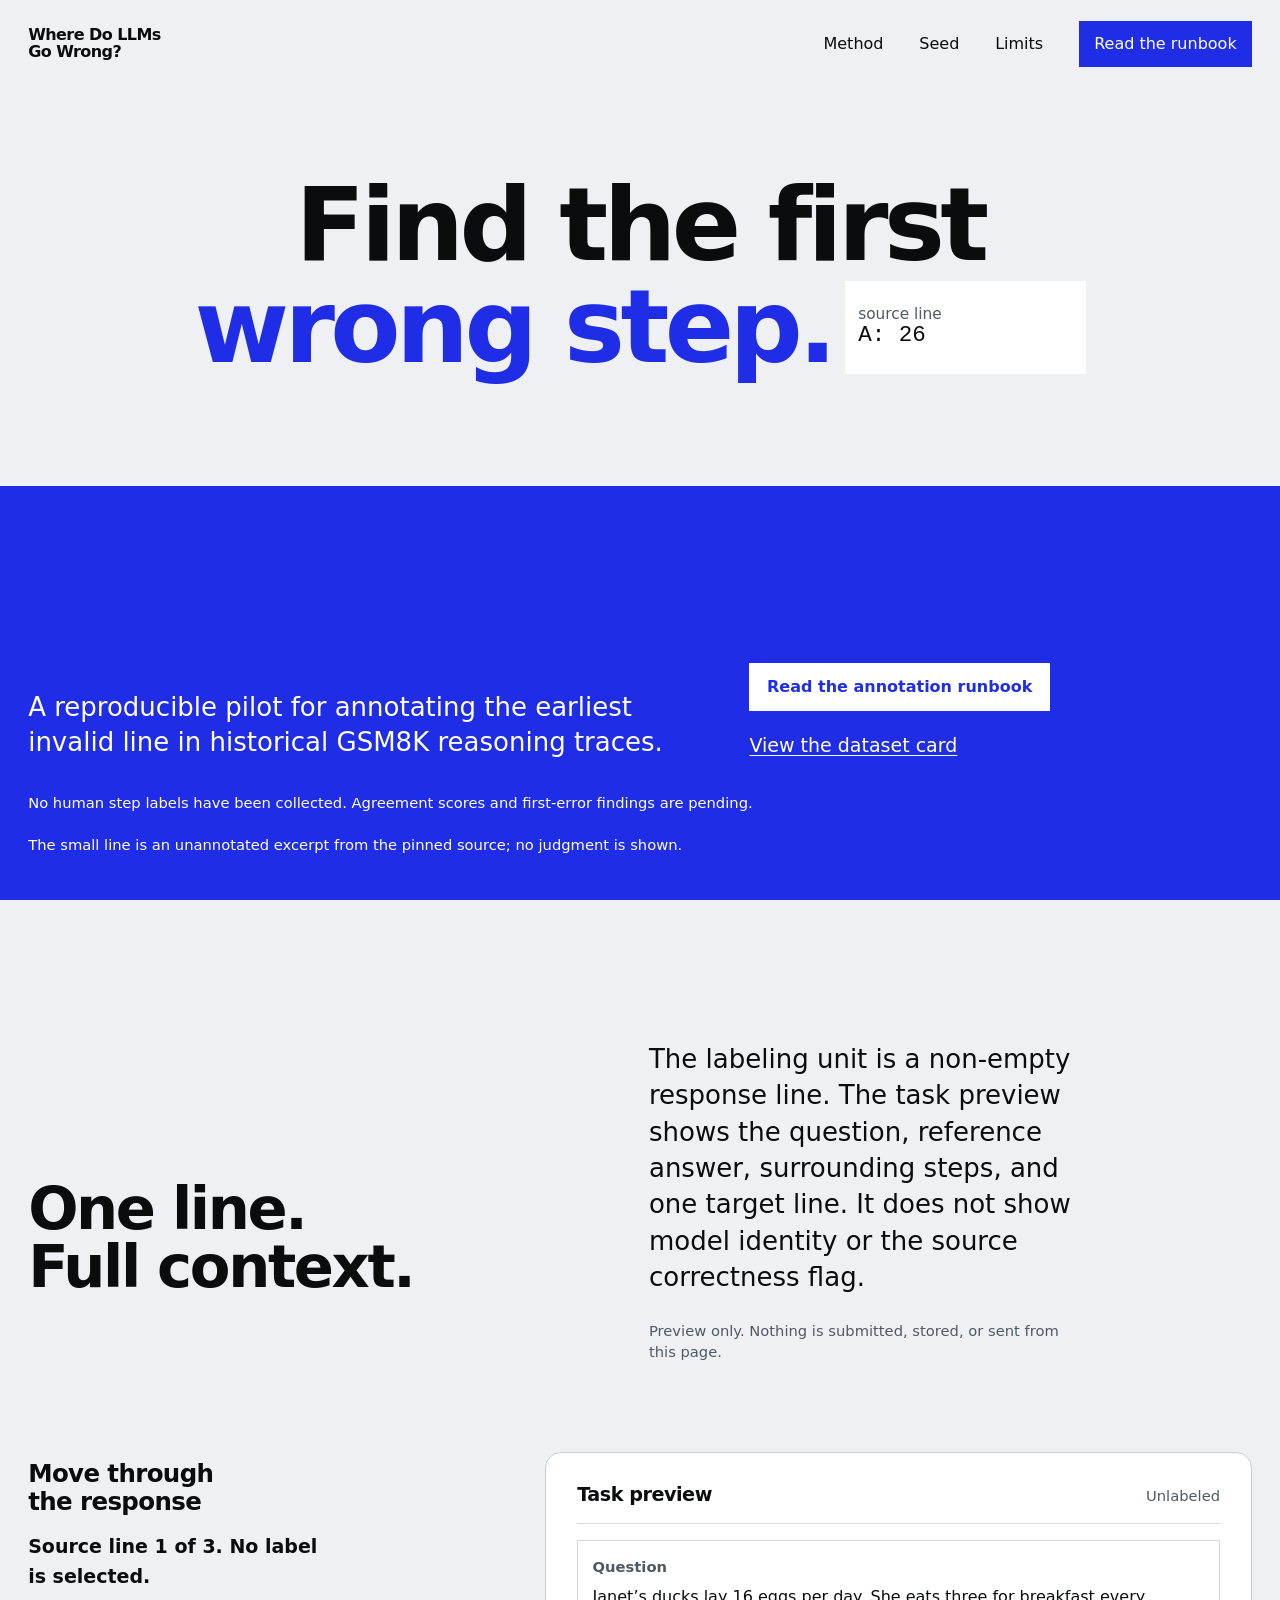
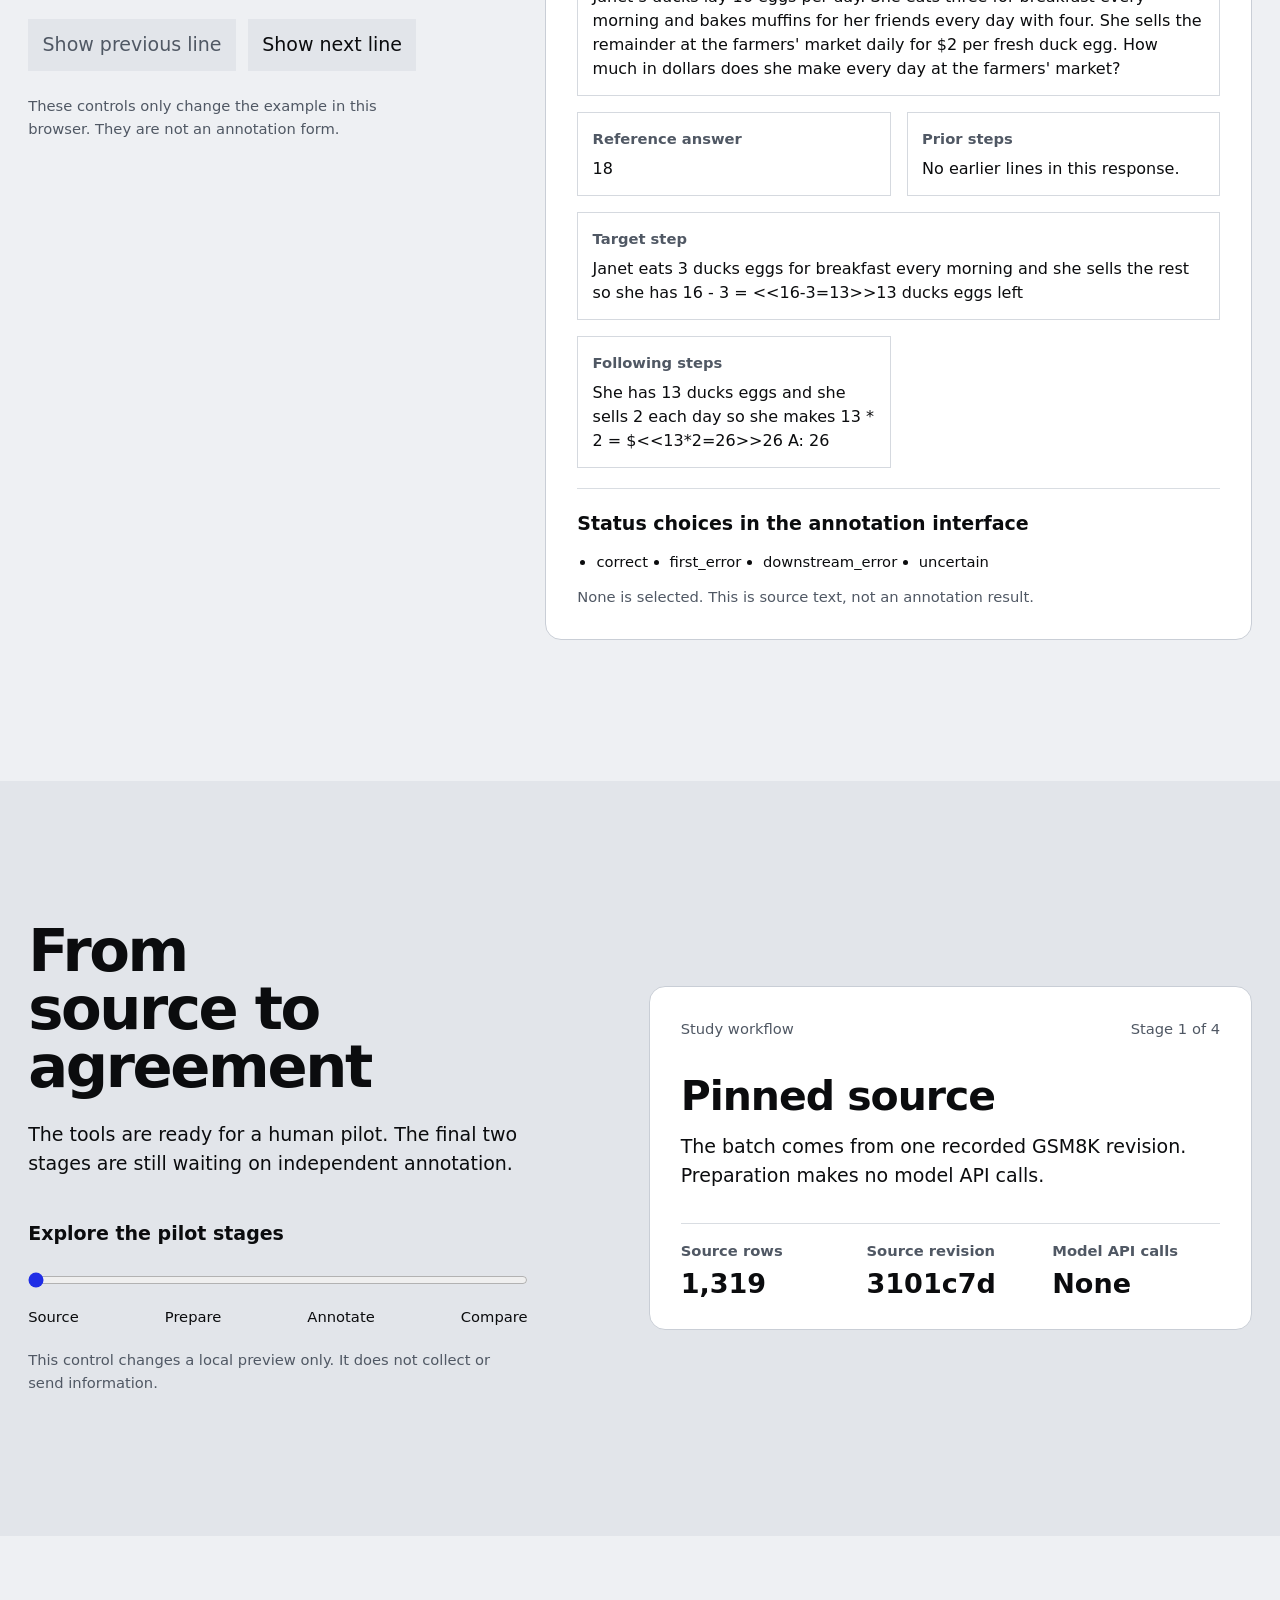
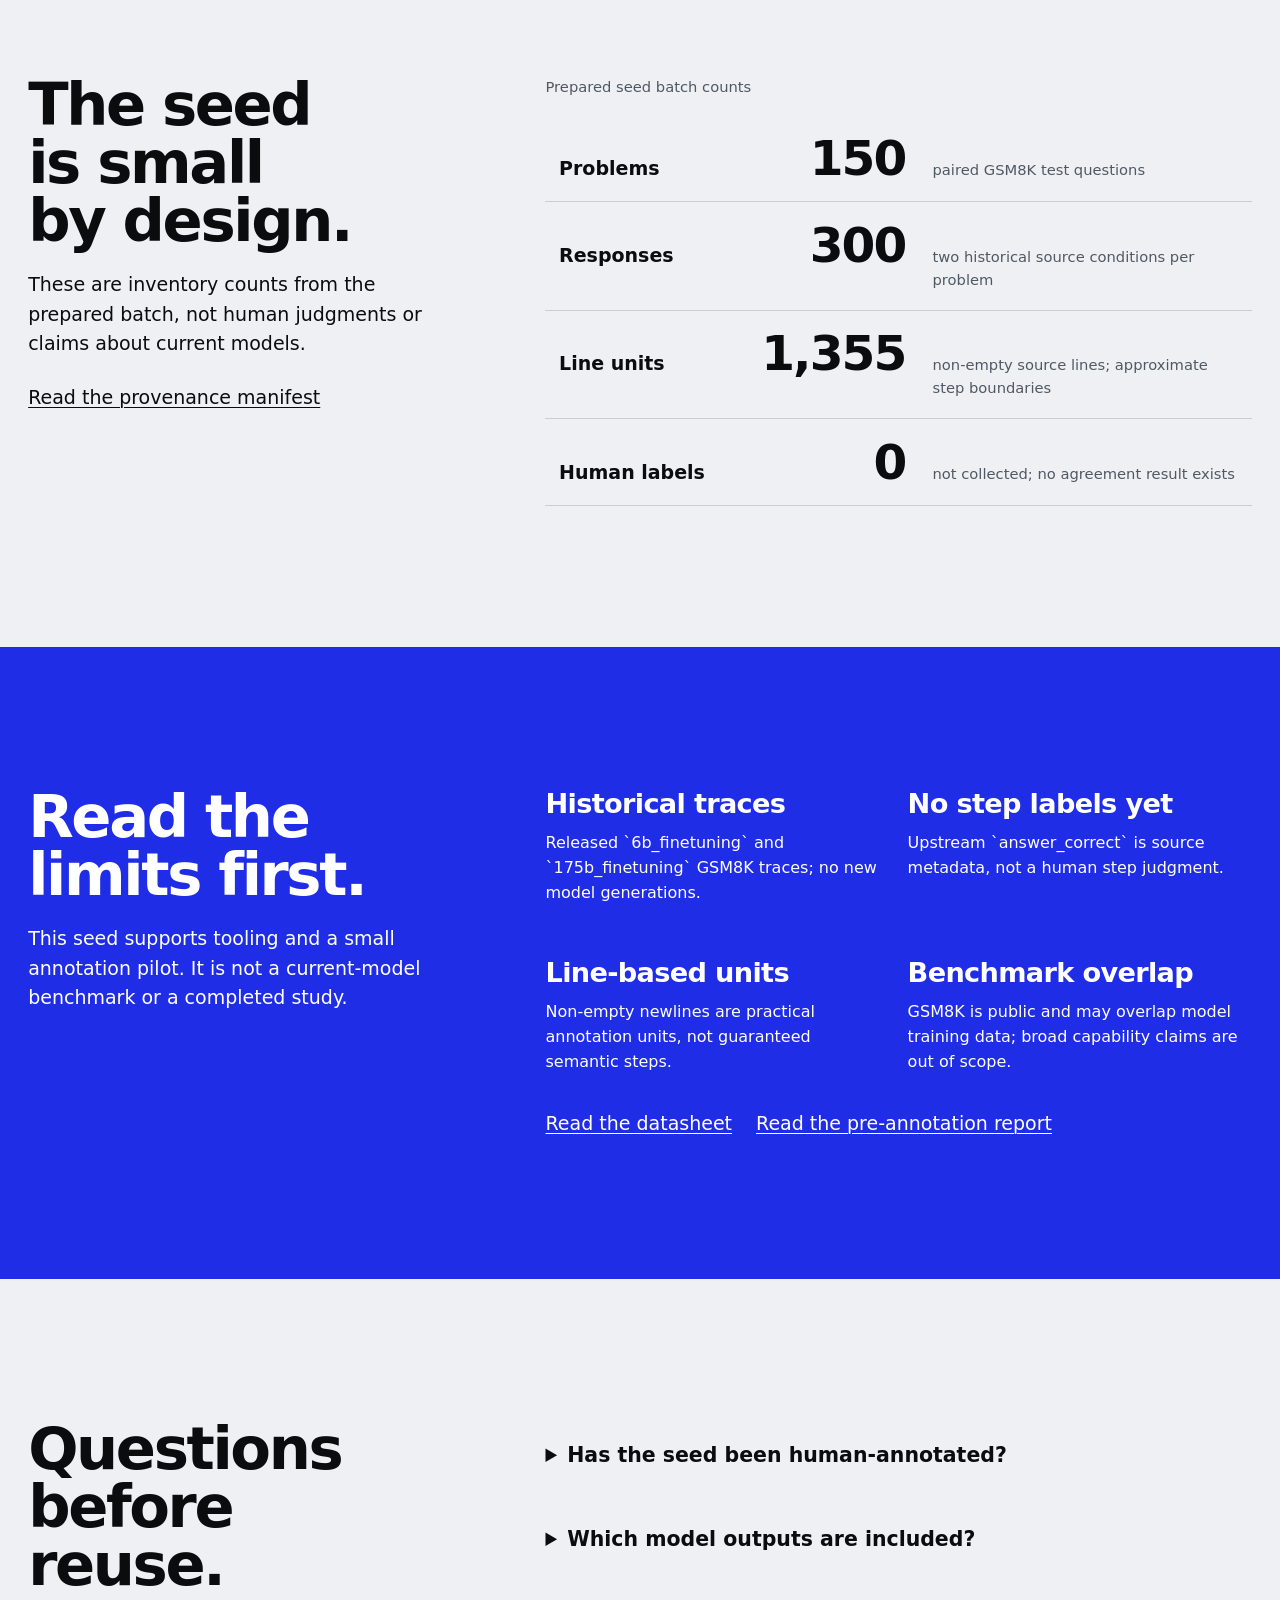
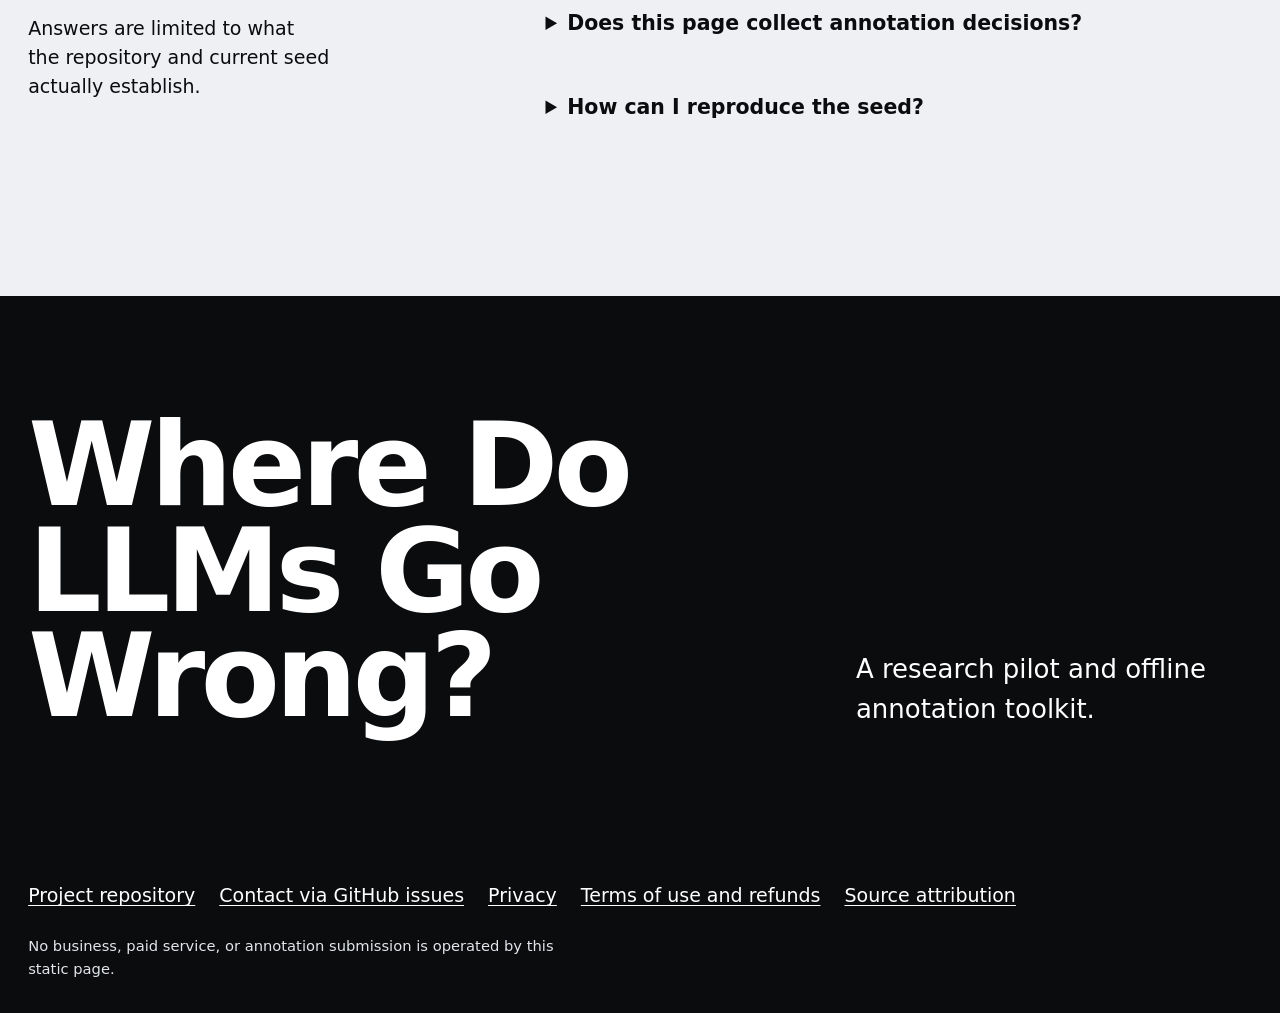
<file: site/index.html>
<!doctype html>
<html lang="en">
  <head>
    <meta charset="utf-8" />
    <meta name="viewport" content="width=device-width, initial-scale=1" />
    <meta name="theme-color" content="#eef0f3" />
    <meta
      name="description"
      content="A reproducible pilot for annotating the first invalid line in historical GSM8K reasoning traces. The seed has no human labels yet."
    />
    <meta name="referrer" content="no-referrer" />
    <meta
      http-equiv="Content-Security-Policy"
      content="default-src 'self'; img-src 'self' data:; style-src 'self'; script-src 'self'; connect-src 'none'; frame-src 'none'; object-src 'none'; base-uri 'self'; form-action 'none'"
    />
    <title>Where Do LLMs Go Wrong? — step-level annotation pilot</title>
    <link rel="stylesheet" href="assets/site.css" />
    <link rel="stylesheet" href="assets/site-responsive.css" />
    <script defer src="assets/site.js"></script>
  </head>
  <body>
    <a class="skip-link" href="#main">Skip to content</a>

    <header class="site-header">
      <a class="wordmark" href="index.html" aria-label="Where Do LLMs Go Wrong? home">
        <span>Where Do LLMs</span>
        <span>Go Wrong?</span>
      </a>

      <nav class="desktop-nav" aria-label="Main navigation">
        <a href="#method">Method</a>
        <a href="#seed">Seed</a>
        <a href="#limits">Limits</a>
        <a class="nav-action" href="https://github.com/Sehaan-1/Where-Do-LLMs-Go-Wrong/blob/main/docs/annotation_runbook.md">
          Read the runbook
        </a>
      </nav>

      <details class="mobile-nav">
        <summary>Menu</summary>
        <nav aria-label="Mobile navigation">
          <a href="#method">Method</a>
          <a href="#seed">Seed</a>
          <a href="#limits">Limits</a>
          <a href="https://github.com/Sehaan-1/Where-Do-LLMs-Go-Wrong/blob/main/docs/annotation_runbook.md">Read the runbook</a>
        </nav>
      </details>
    </header>

    <main id="main">
      <section class="hero" id="top" aria-labelledby="hero-title">
        <div class="hero__blue-field" aria-hidden="true"></div>
        <div class="hero__inner">
          <h1 class="hero__title" id="hero-title">
            <span class="hero__line">Find the first</span>
            <span class="hero__line hero__line--blue">
              <span>wrong step.</span>
              <span class="hero__step-window" data-ui aria-hidden="true">
                <span class="hero__step-label">source line</span>
                <code>A: 26</code>
              </span>
            </span>
          </h1>

          <div class="hero__bottom">
            <p class="hero__support">
              A reproducible pilot for annotating the earliest invalid line in historical GSM8K reasoning traces.
            </p>
            <div class="hero__actions">
              <a class="button button--light" href="https://github.com/Sehaan-1/Where-Do-LLMs-Go-Wrong/blob/main/docs/annotation_runbook.md">
                Read the annotation runbook
              </a>
              <a class="text-link text-link--light" href="https://github.com/Sehaan-1/Where-Do-LLMs-Go-Wrong/blob/main/data/README.md">
                View the dataset card
              </a>
            </div>
            <p class="hero__status">
              No human step labels have been collected. Agreement scores and first-error findings are pending.
            </p>
            <p class="hero__sample-note">
              The small line is an unannotated excerpt from the pinned source; no judgment is shown.
            </p>
          </div>
        </div>
      </section>

      <section class="section section--paper task-section" id="method" aria-labelledby="task-heading">
        <div class="section-intro">
          <h2 id="task-heading">One line. Full context.</h2>
          <p>
            The labeling unit is a non-empty response line. The task preview shows the question, reference answer,
            surrounding steps, and one target line. It does not show model identity or the source correctness flag.
          </p>
          <p class="section-note">Preview only. Nothing is submitted, stored, or sent from this page.</p>
        </div>

        <div class="task-workspace">
          <div class="task-controls">
            <h3>Move through the response</h3>
            <p id="preview-position" class="task-position" aria-live="polite">
              Source line 1 of 3. No label is selected.
            </p>
            <div class="task-control-buttons" role="group" aria-label="Sample response navigation" hidden>
              <button class="control-button" id="previous-line" type="button" disabled>
                Show previous line
              </button>
              <button class="control-button" id="next-line" type="button">
                Show next line
              </button>
            </div>
            <p class="section-note">
              These controls only change the example in this browser. They are not an annotation form.
            </p>
          </div>

          <figure class="task-card" data-ui aria-labelledby="task-card-title">
            <figcaption class="task-card__topline">
              <h3 id="task-card-title">Task preview</h3>
              <span class="task-card__state">Unlabeled</span>
            </figcaption>
            <dl class="task-fields">
              <div class="task-field task-field--question">
                <dt>Question</dt>
                <dd id="sample-question">
                  Janet’s ducks lay 16 eggs per day. She eats three for breakfast every morning and bakes muffins for her friends every day with four. She sells the remainder at the farmers' market daily for $2 per fresh duck egg. How much in dollars does she make every day at the farmers' market?
                </dd>
              </div>
              <div class="task-field">
                <dt>Reference answer</dt>
                <dd id="sample-answer">18</dd>
              </div>
              <div class="task-field">
                <dt>Prior steps</dt>
                <dd id="sample-prior">No earlier lines in this response.</dd>
              </div>
              <div class="task-field task-field--target">
                <dt>Target step</dt>
                <dd id="sample-current">Janet eats 3 ducks eggs for breakfast every morning and she sells the rest so she has 16 - 3 = &lt;&lt;16-3=13&gt;&gt;13 ducks eggs left</dd>
              </div>
              <div class="task-field">
                <dt>Following steps</dt>
                <dd id="sample-following">She has 13 ducks eggs and she sells 2 each day so she makes 13 * 2 = $&lt;&lt;13*2=26&gt;&gt;26<br />A: 26</dd>
              </div>
            </dl>
            <div class="task-labels">
              <p>Status choices in the annotation interface</p>
              <ul aria-label="Unselected status choices">
                <li>correct</li>
                <li>first_error</li>
                <li>downstream_error</li>
                <li>uncertain</li>
              </ul>
              <p class="task-card__note">None is selected. This is source text, not an annotation result.</p>
            </div>
          </figure>
        </div>
      </section>

      <section class="section section--field workflow-section" aria-labelledby="workflow-heading">
        <div class="workflow-copy">
          <h2 id="workflow-heading">From source to agreement</h2>
          <p>
            The tools are ready for a human pilot. The final two stages are still waiting on independent annotation.
          </p>
          <div class="workflow-controls" id="workflow-controls" hidden>
            <label class="range-label" for="workflow-stage">Explore the pilot stages</label>
            <input
              class="stage-range"
              id="workflow-stage"
              type="range"
              min="0"
              max="3"
              step="1"
              value="0"
              aria-valuetext="Pinned source"
              aria-controls="workflow-panel"
              aria-describedby="workflow-local-note"
            />
            <ol class="stage-labels" aria-label="Pilot stage names">
              <li>Source</li>
              <li>Prepare</li>
              <li>Annotate</li>
              <li>Compare</li>
            </ol>
            <p class="section-note" id="workflow-local-note">
              This control changes a local preview only. It does not collect or send information.
            </p>
          </div>
        </div>

        <figure class="workflow-panel" id="workflow-panel" data-ui aria-labelledby="workflow-stage-title">
          <figcaption class="workflow-panel__caption">
            <span>Study workflow</span>
            <span id="workflow-count">Stage 1 of 4</span>
          </figcaption>
          <h3 id="workflow-stage-title" aria-live="polite">Pinned source</h3>
          <p id="workflow-stage-copy" class="workflow-panel__copy">
            The batch comes from one recorded GSM8K revision. Preparation makes no model API calls.
          </p>
          <dl class="workflow-facts">
            <div>
              <dt id="workflow-fact-label-1">Source rows</dt>
              <dd id="workflow-fact-value-1">1,319</dd>
            </div>
            <div>
              <dt id="workflow-fact-label-2">Source revision</dt>
              <dd id="workflow-fact-value-2">3101c7d</dd>
            </div>
            <div>
              <dt id="workflow-fact-label-3">Model API calls</dt>
              <dd id="workflow-fact-value-3">None</dd>
            </div>
          </dl>
        </figure>
      </section>

      <section class="section section--paper seed-section" id="seed" aria-labelledby="seed-heading">
        <div class="seed-intro">
          <h2 id="seed-heading">The seed is small by design.</h2>
          <p>
            These are inventory counts from the prepared batch, not human judgments or claims about current models.
          </p>
          <a class="text-link" href="https://github.com/Sehaan-1/Where-Do-LLMs-Go-Wrong/blob/main/data/manifest.json">
            Read the provenance manifest
          </a>
        </div>

        <table class="seed-table" data-ui>
          <caption>Prepared seed batch counts</caption>
          <tbody>
            <tr>
              <th scope="row">Problems</th>
              <td>150</td>
              <td>paired GSM8K test questions</td>
            </tr>
            <tr>
              <th scope="row">Responses</th>
              <td>300</td>
              <td>two historical source conditions per problem</td>
            </tr>
            <tr>
              <th scope="row">Line units</th>
              <td>1,355</td>
              <td>non-empty source lines; approximate step boundaries</td>
            </tr>
            <tr>
              <th scope="row">Human labels</th>
              <td>0</td>
              <td>not collected; no agreement result exists</td>
            </tr>
          </tbody>
        </table>
      </section>

      <section class="section section--dark limits-section" id="limits" aria-labelledby="limits-heading">
        <div class="limits-heading">
          <h2 id="limits-heading">Read the limits first.</h2>
          <p>
            This seed supports tooling and a small annotation pilot. It is not a current-model benchmark or a completed study.
          </p>
        </div>
        <ul class="limits-list">
          <li>
            <h3>Historical traces</h3>
            <p>Released `6b_finetuning` and `175b_finetuning` GSM8K traces; no new model generations.</p>
          </li>
          <li>
            <h3>No step labels yet</h3>
            <p>Upstream `answer_correct` is source metadata, not a human step judgment.</p>
          </li>
          <li>
            <h3>Line-based units</h3>
            <p>Non-empty newlines are practical annotation units, not guaranteed semantic steps.</p>
          </li>
          <li>
            <h3>Benchmark overlap</h3>
            <p>GSM8K is public and may overlap model training data; broad capability claims are out of scope.</p>
          </li>
        </ul>
        <div class="limits-links">
          <a class="text-link text-link--light" href="https://github.com/Sehaan-1/Where-Do-LLMs-Go-Wrong/blob/main/docs/datasheet.md">
            Read the datasheet
          </a>
          <a class="text-link text-link--light" href="https://github.com/Sehaan-1/Where-Do-LLMs-Go-Wrong/blob/main/docs/pilot_report.md">
            Read the pre-annotation report
          </a>
        </div>
      </section>

      <section class="section section--paper faq-section" aria-labelledby="faq-heading">
        <div class="faq-intro">
          <h2 id="faq-heading">Questions before reuse.</h2>
          <p>Answers are limited to what the repository and current seed actually establish.</p>
        </div>
        <div class="faq-list">
          <details>
            <summary>Has the seed been human-annotated?</summary>
            <p>No. The batch has no human step labels; no Cohen’s kappa or first-error findings are reported.</p>
          </details>
          <details>
            <summary>Which model outputs are included?</summary>
            <p>
              Historical GSM8K release traces under `6b_finetuning` and `175b_finetuning`, sampled from a pinned
              source revision. They are not fresh generations and are not representative of current models.
            </p>
          </details>
          <details>
            <summary>Does this page collect annotation decisions?</summary>
            <p>
              No. The sample controls are read-only previews. Actual annotation uses the separate Label Studio
              workflow described in the runbook.
            </p>
          </details>
          <details>
            <summary>How can I reproduce the seed?</summary>
            <p>
              Use the pinned GSM8K revision, manifest, and offline preparation command in the repository README.
              The project makes no implicit network calls to model providers.
            </p>
          </details>
        </div>
      </section>
    </main>

    <footer class="site-footer" id="contact">
      <div class="site-footer__top">
        <h2>Where Do LLMs Go Wrong?</h2>
        <p>A research pilot and offline annotation toolkit.</p>
      </div>
      <div class="site-footer__bottom">
        <nav aria-label="Project and policy links">
          <a href="https://github.com/Sehaan-1/Where-Do-LLMs-Go-Wrong">Project repository</a>
          <a href="https://github.com/Sehaan-1/Where-Do-LLMs-Go-Wrong/issues">Contact via GitHub issues</a>
          <a href="privacy.html">Privacy</a>
          <a href="terms.html">Terms of use and refunds</a>
          <a href="https://github.com/Sehaan-1/Where-Do-LLMs-Go-Wrong/blob/main/THIRD_PARTY_NOTICES.md">Source attribution</a>
        </nav>
        <p class="site-footer__scope">
          No business, paid service, or annotation submission is operated by this static page.
        </p>
      </div>
    </footer>
  </body>
</html>
</file>
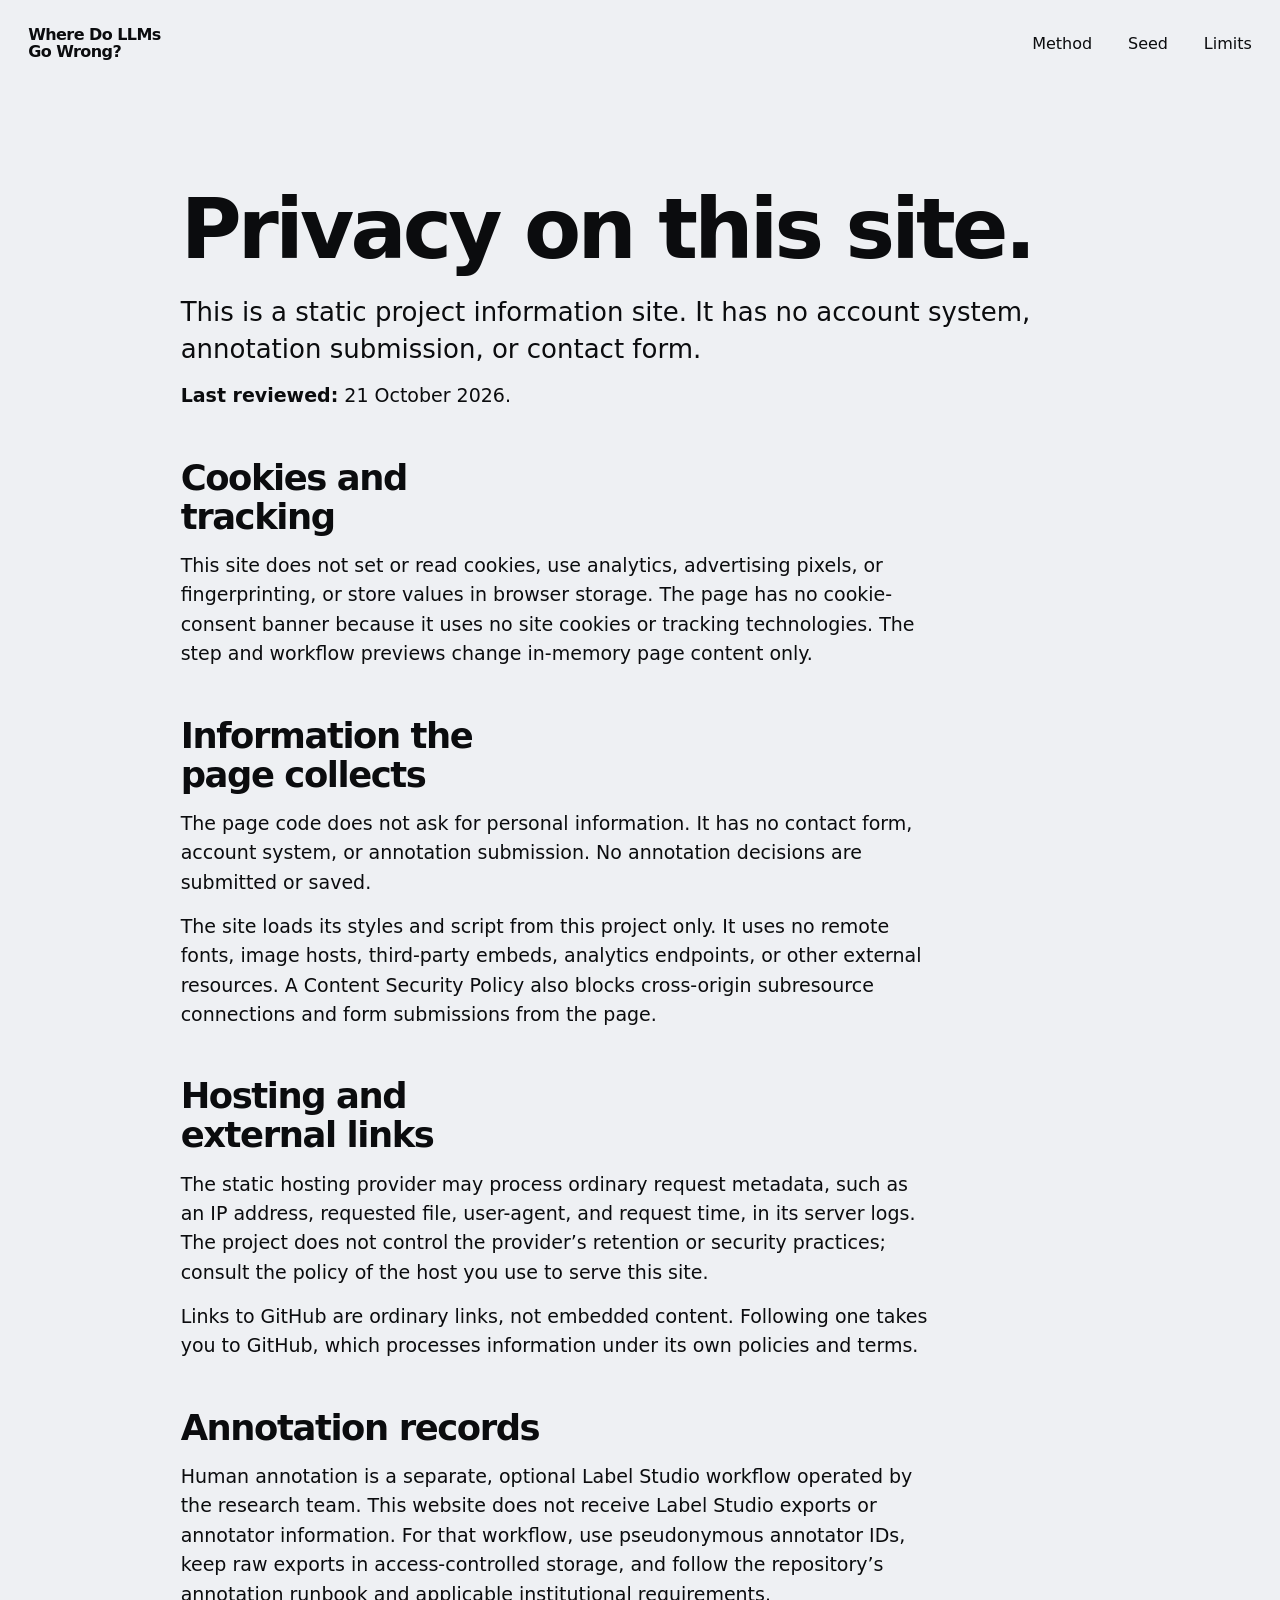
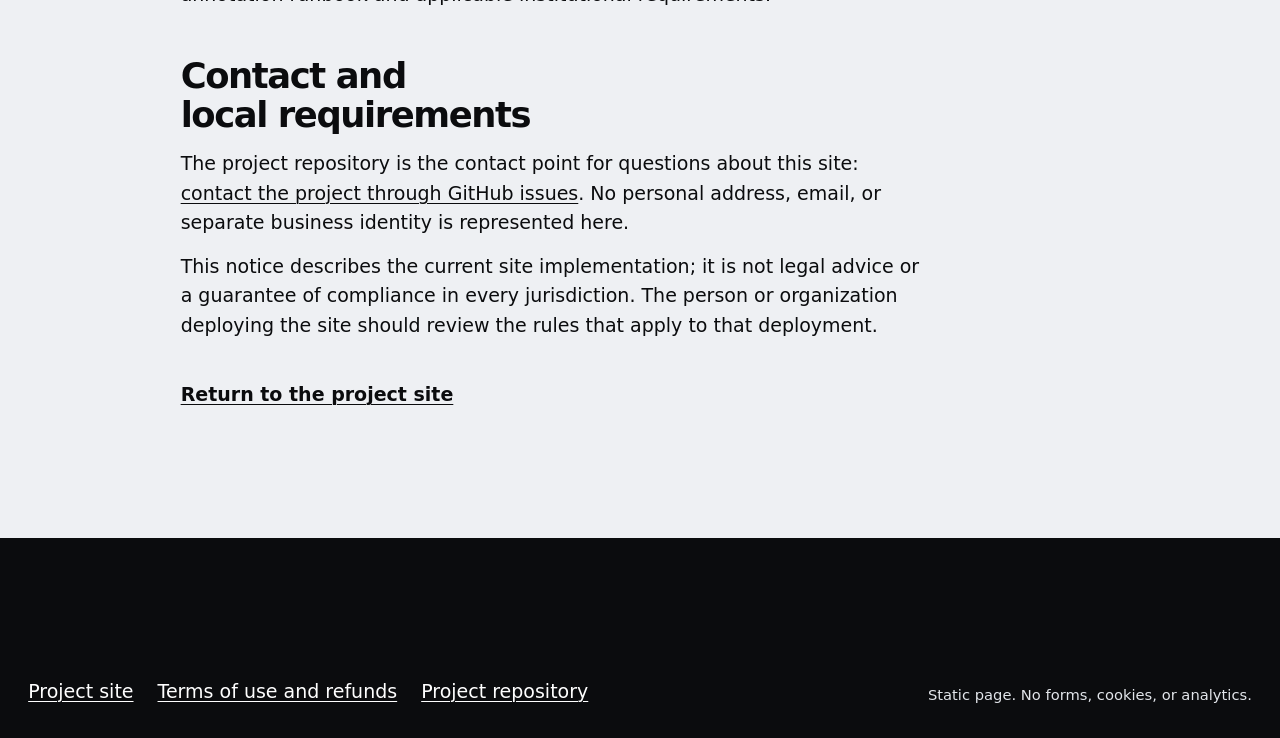
<file: site/privacy.html>
<!doctype html>
<html lang="en">
  <head>
    <meta charset="utf-8" />
    <meta name="viewport" content="width=device-width, initial-scale=1" />
    <meta name="theme-color" content="#eef0f3" />
    <meta name="referrer" content="no-referrer" />
    <meta
      http-equiv="Content-Security-Policy"
      content="default-src 'self'; img-src 'self' data:; style-src 'self'; script-src 'self'; connect-src 'none'; frame-src 'none'; object-src 'none'; base-uri 'self'; form-action 'none'"
    />
    <title>Privacy — Where Do LLMs Go Wrong?</title>
    <link rel="stylesheet" href="assets/site.css" />
    <link rel="stylesheet" href="assets/site-responsive.css" />
  </head>
  <body class="legal-page">
    <a class="skip-link" href="#main">Skip to content</a>
    <header class="site-header">
      <a class="wordmark" href="index.html" aria-label="Where Do LLMs Go Wrong? home">
        <span>Where Do LLMs</span>
        <span>Go Wrong?</span>
      </a>
      <nav class="desktop-nav" aria-label="Main navigation">
        <a href="index.html#method">Method</a>
        <a href="index.html#seed">Seed</a>
        <a href="index.html#limits">Limits</a>
      </nav>
      <details class="mobile-nav">
        <summary>Menu</summary>
        <nav aria-label="Mobile navigation">
          <a href="index.html#method">Method</a>
          <a href="index.html#seed">Seed</a>
          <a href="index.html#limits">Limits</a>
        </nav>
      </details>
    </header>

    <main class="legal-main" id="main">
      <article class="legal-content">
        <h1>Privacy on this site.</h1>
        <p class="legal-lead">
          This is a static project information site. It has no account system, annotation submission, or contact form.
        </p>
        <p><strong>Last reviewed:</strong> 21 October 2026.</p>

        <h2>Cookies and tracking</h2>
        <p>
          This site does not set or read cookies, use analytics, advertising pixels, or fingerprinting, or store
          values in browser storage. The page has no cookie-consent banner because it uses no site cookies or
          tracking technologies. The step and workflow previews change in-memory page content only.
        </p>

        <h2>Information the page collects</h2>
        <p>
          The page code does not ask for personal information. It has no contact form, account system, or
          annotation submission. No annotation decisions are submitted or saved.
        </p>
        <p>
          The site loads its styles and script from this project only. It uses no remote fonts, image hosts,
          third-party embeds, analytics endpoints, or other external resources. A Content Security Policy also
          blocks cross-origin subresource connections and form submissions from the page.
        </p>

        <h2>Hosting and external links</h2>
        <p>
          The static hosting provider may process ordinary request metadata, such as an IP address, requested
          file, user-agent, and request time, in its server logs. The project does not control the provider’s
          retention or security practices; consult the policy of the host you use to serve this site.
        </p>
        <p>
          Links to GitHub are ordinary links, not embedded content. Following one takes you to GitHub, which
          processes information under its own policies and terms.
        </p>

        <h2>Annotation records</h2>
        <p>
          Human annotation is a separate, optional Label Studio workflow operated by the research team. This
          website does not receive Label Studio exports or annotator information. For that workflow, use
          pseudonymous annotator IDs, keep raw exports in access-controlled storage, and follow the
          repository’s annotation runbook and applicable institutional requirements.
        </p>

        <h2>Contact and local requirements</h2>
        <p>
          The project repository is the contact point for questions about this site:
          <a href="https://github.com/Sehaan-1/Where-Do-LLMs-Go-Wrong/issues">contact the project through GitHub issues</a>.
          No personal address, email, or separate business identity is represented here.
        </p>
        <p>
          This notice describes the current site implementation; it is not legal advice or a guarantee of
          compliance in every jurisdiction. The person or organization deploying the site should review the
          rules that apply to that deployment.
        </p>

        <a class="legal-back" href="index.html">Return to the project site</a>
      </article>
    </main>

    <footer class="site-footer">
      <div class="site-footer__bottom">
        <nav aria-label="Project and policy links">
          <a href="index.html">Project site</a>
          <a href="terms.html">Terms of use and refunds</a>
          <a href="https://github.com/Sehaan-1/Where-Do-LLMs-Go-Wrong">Project repository</a>
        </nav>
        <p class="site-footer__scope">Static page. No forms, cookies, or analytics.</p>
      </div>
    </footer>
  </body>
</html>
</file>
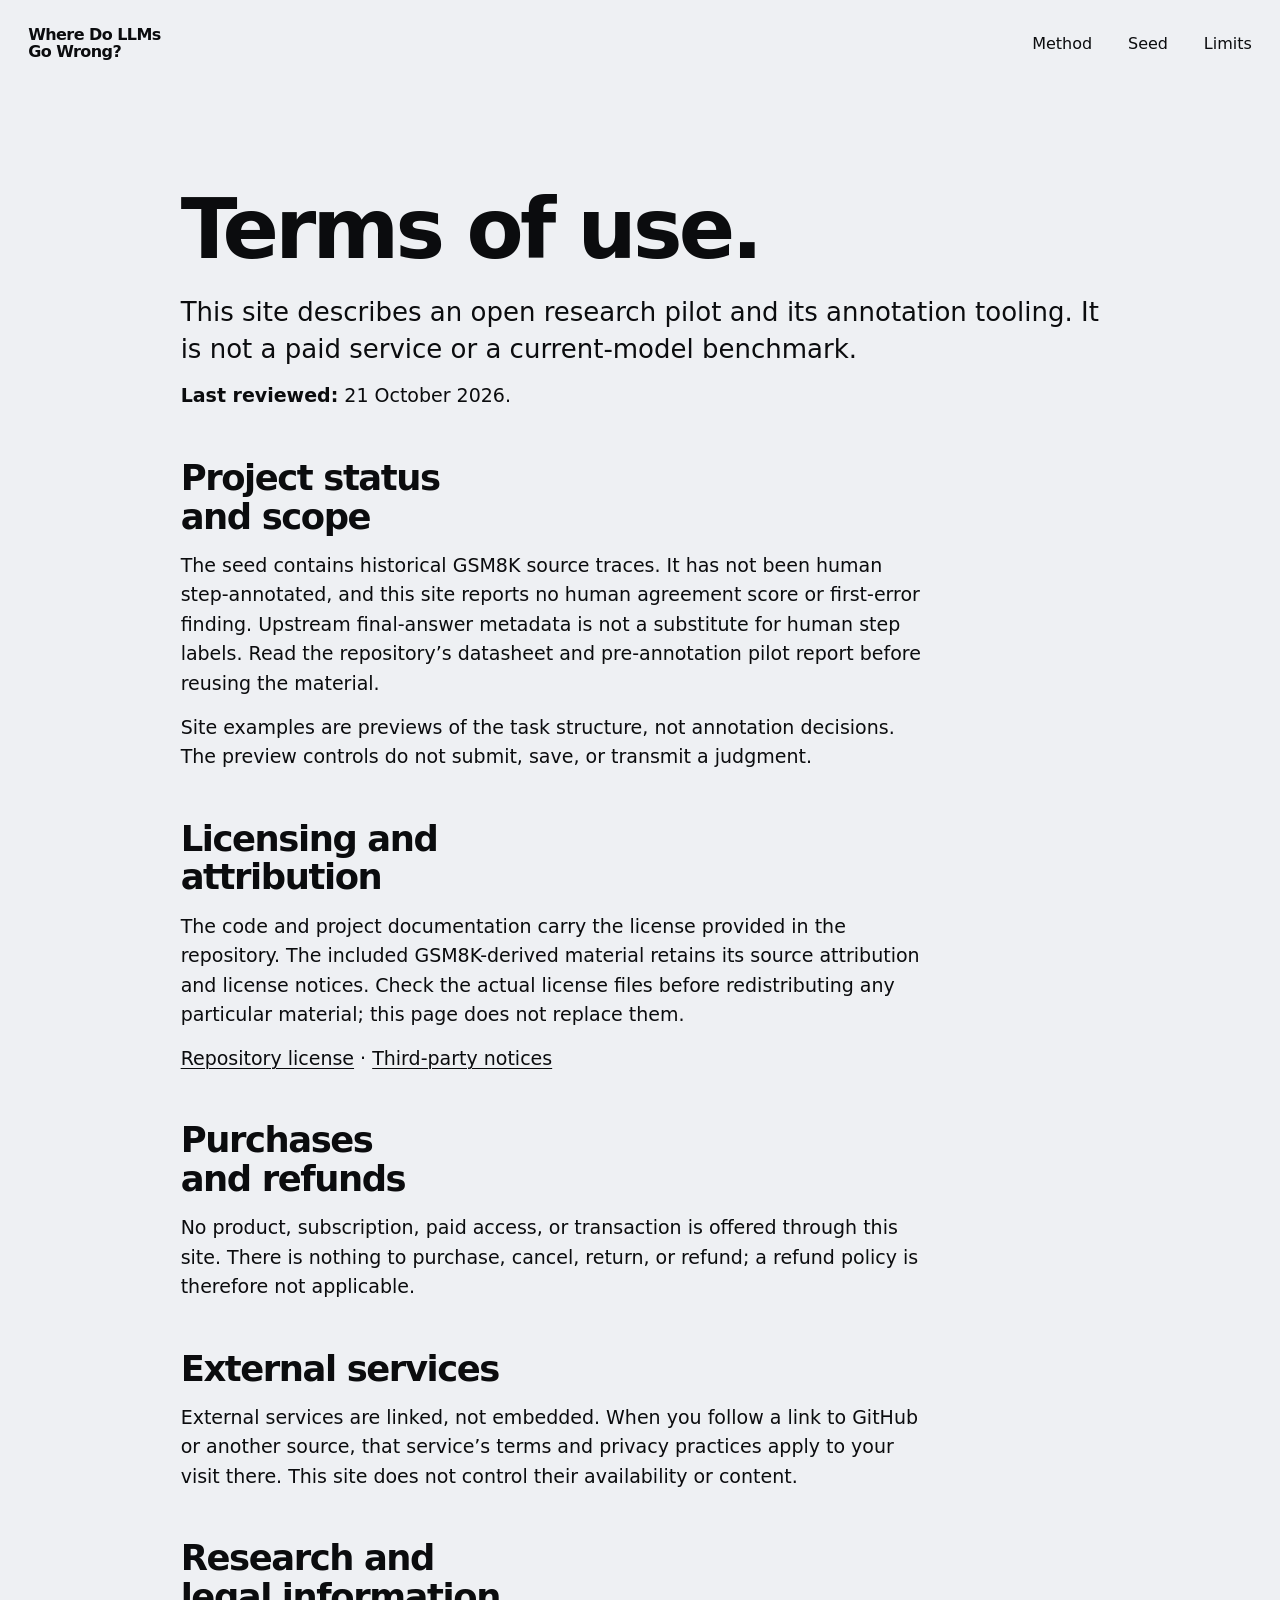
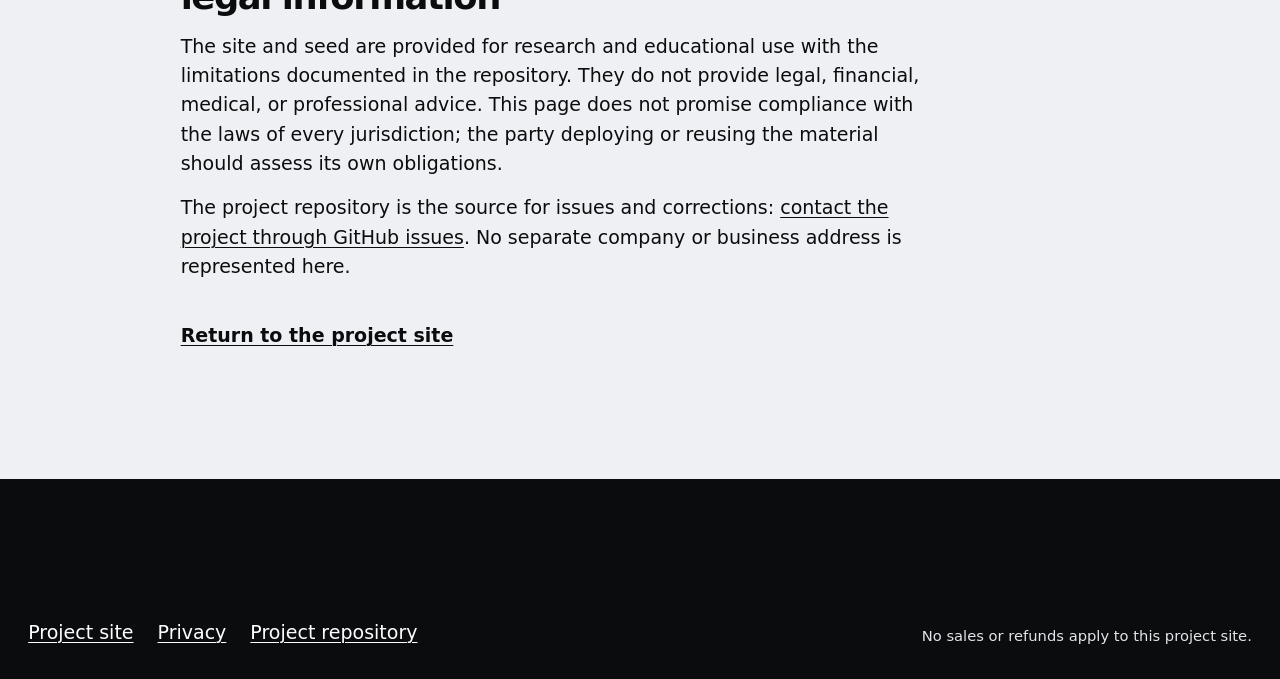
<file: site/terms.html>
<!doctype html>
<html lang="en">
  <head>
    <meta charset="utf-8" />
    <meta name="viewport" content="width=device-width, initial-scale=1" />
    <meta name="theme-color" content="#eef0f3" />
    <meta name="referrer" content="no-referrer" />
    <meta
      http-equiv="Content-Security-Policy"
      content="default-src 'self'; img-src 'self' data:; style-src 'self'; script-src 'self'; connect-src 'none'; frame-src 'none'; object-src 'none'; base-uri 'self'; form-action 'none'"
    />
    <title>Terms and refunds — Where Do LLMs Go Wrong?</title>
    <link rel="stylesheet" href="assets/site.css" />
    <link rel="stylesheet" href="assets/site-responsive.css" />
  </head>
  <body class="legal-page">
    <a class="skip-link" href="#main">Skip to content</a>
    <header class="site-header">
      <a class="wordmark" href="index.html" aria-label="Where Do LLMs Go Wrong? home">
        <span>Where Do LLMs</span>
        <span>Go Wrong?</span>
      </a>
      <nav class="desktop-nav" aria-label="Main navigation">
        <a href="index.html#method">Method</a>
        <a href="index.html#seed">Seed</a>
        <a href="index.html#limits">Limits</a>
      </nav>
      <details class="mobile-nav">
        <summary>Menu</summary>
        <nav aria-label="Mobile navigation">
          <a href="index.html#method">Method</a>
          <a href="index.html#seed">Seed</a>
          <a href="index.html#limits">Limits</a>
        </nav>
      </details>
    </header>

    <main class="legal-main" id="main">
      <article class="legal-content">
        <h1>Terms of use.</h1>
        <p class="legal-lead">
          This site describes an open research pilot and its annotation tooling. It is not a paid service or a
          current-model benchmark.
        </p>
        <p><strong>Last reviewed:</strong> 21 October 2026.</p>

        <h2>Project status and scope</h2>
        <p>
          The seed contains historical GSM8K source traces. It has not been human step-annotated, and this site
          reports no human agreement score or first-error finding. Upstream final-answer metadata is not a
          substitute for human step labels. Read the repository’s datasheet and pre-annotation pilot report
          before reusing the material.
        </p>
        <p>
          Site examples are previews of the task structure, not annotation decisions. The preview controls do
          not submit, save, or transmit a judgment.
        </p>

        <h2>Licensing and attribution</h2>
        <p>
          The code and project documentation carry the license provided in the repository. The included
          GSM8K-derived material retains its source attribution and license notices. Check the actual license
          files before redistributing any particular material; this page does not replace them.
        </p>
        <p>
          <a href="https://github.com/Sehaan-1/Where-Do-LLMs-Go-Wrong/blob/main/LICENSE">Repository license</a>
          ·
          <a href="https://github.com/Sehaan-1/Where-Do-LLMs-Go-Wrong/blob/main/THIRD_PARTY_NOTICES.md">Third-party notices</a>
        </p>

        <h2>Purchases and refunds</h2>
        <p>
          No product, subscription, paid access, or transaction is offered through this site. There is nothing
          to purchase, cancel, return, or refund; a refund policy is therefore not applicable.
        </p>

        <h2>External services</h2>
        <p>
          External services are linked, not embedded. When you follow a link to GitHub or another source,
          that service’s terms and privacy practices apply to your visit there. This site does not control
          their availability or content.
        </p>

        <h2>Research and legal information</h2>
        <p>
          The site and seed are provided for research and educational use with the limitations documented in
          the repository. They do not provide legal, financial, medical, or professional advice. This page
          does not promise compliance with the laws of every jurisdiction; the party deploying or reusing the
          material should assess its own obligations.
        </p>
        <p>
          The project repository is the source for issues and corrections:
          <a href="https://github.com/Sehaan-1/Where-Do-LLMs-Go-Wrong/issues">contact the project through GitHub issues</a>.
          No separate company or business address is represented here.
        </p>

        <a class="legal-back" href="index.html">Return to the project site</a>
      </article>
    </main>

    <footer class="site-footer">
      <div class="site-footer__bottom">
        <nav aria-label="Project and policy links">
          <a href="index.html">Project site</a>
          <a href="privacy.html">Privacy</a>
          <a href="https://github.com/Sehaan-1/Where-Do-LLMs-Go-Wrong">Project repository</a>
        </nav>
        <p class="site-footer__scope">No sales or refunds apply to this project site.</p>
      </div>
    </footer>
  </body>
</html>
</file>
<file: site/assets/site.css>
@charset "UTF-8";

:root {
  color-scheme: light;
  --bg: #eef0f3;
  --surface: #e2e5ea;
  --ink: #0b0c0e;
  --muted: #505864;
  --accent: #1f2de6;
  --accent-ink: #ffffff;
  --paper-ink: #0b0c0e;
  --margin: clamp(1rem, 2.2vw, 2rem);
  --gutter: clamp(0.875rem, 1.4vw, 1.5rem);
  --text-small: clamp(0.875rem, 0.84rem + 0.1vw, 0.9375rem);
  --text-body: clamp(1.0625rem, 1rem + 0.25vw, 1.1875rem);
  --text-lead: clamp(1.25rem, 1.1rem + 0.7vw, 1.625rem);
  --text-heading: clamp(2.1rem, 1.3rem + 3vw, 4.25rem);
  --text-display: clamp(3rem, 8vw, 8.5rem);
  --ease-out: cubic-bezier(0.22, 1, 0.36, 1);
  --time-ui: 180ms;
  font-family: system-ui, -apple-system, BlinkMacSystemFont, "Segoe UI", sans-serif;
  font-synthesis: none;
  text-rendering: optimizeLegibility;
}

* {
  box-sizing: border-box;
}

[hidden] {
  display: none !important;
}

html {
  background: var(--bg);
  scroll-behavior: auto;
  scroll-padding-top: 1rem;
}

body {
  min-width: 320px;
  margin: 0;
  background: var(--bg);
  color: var(--ink);
  font-size: var(--text-body);
  line-height: 1.55;
  font-kerning: normal;
}

button,
input {
  font: inherit;
}

button,
a,
input[type="range"],
summary {
  -webkit-tap-highlight-color: transparent;
}

a {
  color: inherit;
  text-decoration-thickness: 0.075em;
  text-underline-offset: 0.18em;
}

a:hover {
  text-decoration-thickness: 0.12em;
}

button:focus-visible,
a:focus-visible,
input:focus-visible,
summary:focus-visible {
  outline: 3px solid currentColor;
  outline-offset: 4px;
}

p {
  max-width: 62ch;
  margin: 0;
  text-wrap: pretty;
}

h1,
h2,
h3,
dl,
figure {
  margin: 0;
}

h1,
h2,
h3 {
  text-wrap: balance;
}

h2 {
  max-width: 15ch;
  font-size: var(--text-heading);
  font-weight: 650;
  line-height: 0.98;
  letter-spacing: -0.04em;
}

h3 {
  font-size: clamp(1.25rem, 1.05rem + 0.6vw, 1.75rem);
  font-weight: 600;
  line-height: 1.15;
  letter-spacing: -0.025em;
}

code,
kbd,
samp {
  font-family: ui-monospace, "SFMono-Regular", Consolas, "Liberation Mono", monospace;
}

.skip-link {
  position: absolute;
  z-index: 10;
  top: 0.75rem;
  left: var(--margin);
  padding: 0.75rem 1rem;
  transform: translateY(-180%);
  background: var(--ink);
  color: var(--accent-ink);
}

.skip-link:focus {
  transform: translateY(0);
}

.site-header {
  position: relative;
  z-index: 2;
  display: flex;
  min-height: 5.5rem;
  align-items: center;
  justify-content: space-between;
  gap: var(--gutter);
  padding: 1rem var(--margin);
  background: var(--bg);
}

.wordmark {
  display: inline-flex;
  flex-direction: column;
  gap: 0.02em;
  color: var(--ink);
  font-size: 1rem;
  font-weight: 650;
  line-height: 1.05;
  letter-spacing: -0.035em;
  text-decoration: none;
}

.desktop-nav {
  display: flex;
  align-items: center;
  justify-content: flex-end;
  gap: clamp(1.25rem, 2.8vw, 3.25rem);
  font-size: 1rem;
}

.desktop-nav a,
.mobile-nav nav a {
  text-decoration: none;
}

.desktop-nav a:not(.nav-action):hover,
.mobile-nav nav a:hover {
  text-decoration: underline;
}

.nav-action {
  display: inline-flex;
  min-height: 44px;
  align-items: center;
  padding: 0.65rem 0.95rem;
  background: var(--accent);
  color: var(--accent-ink);
  text-decoration: none;
  transition: transform var(--time-ui) var(--ease-out), background-color var(--time-ui) ease;
}

.nav-action:hover {
  transform: translateY(-2px);
  background: #1724c4;
}

.mobile-nav {
  display: none;
}

.hero {
  position: relative;
  isolation: isolate;
  overflow: clip;
  min-height: min(58rem, calc(100svh - 5.5rem));
  background: var(--bg);
}

.hero__blue-field {
  position: absolute;
  z-index: -1;
  inset: 49% 0 0;
  background: var(--accent);
}

.hero__inner {
  display: flex;
  min-height: inherit;
  flex-direction: column;
  justify-content: space-between;
  padding: clamp(3.5rem, 10vh, 7.5rem) var(--margin) clamp(2rem, 5vh, 4rem);
}

.hero__title {
  width: 100%;
  max-width: 18ch;
  margin: 0 auto;
  color: var(--ink);
  font-size: var(--text-display);
  font-weight: 700;
  line-height: 0.92;
  letter-spacing: -0.045em;
  text-align: center;
}

.hero__line {
  display: block;
}

.hero__line--blue {
  display: flex;
  min-height: 1.08em;
  align-items: center;
  justify-content: center;
  gap: 0.12em;
  color: var(--accent);
}

.hero__step-window {
  display: inline-flex;
  width: 2.35em;
  min-height: 0.9em;
  flex: 0 0 auto;
  flex-direction: column;
  align-items: flex-start;
  justify-content: center;
  overflow: hidden;
  padding: 0.08em 0.13em;
  background: var(--accent-ink);
  color: var(--ink);
  font-size: inherit;
  font-weight: 500;
  line-height: 1.15;
  letter-spacing: 0;
  text-align: left;
  vertical-align: 0.12em;
}

.hero__step-label {
  color: var(--muted);
  font-size: clamp(0.875rem, 0.15em, 1.25rem);
  letter-spacing: 0;
}

.hero__step-window code {
  display: block;
  color: var(--ink);
  font-size: clamp(1rem, 0.22em, 1.5rem);
  white-space: nowrap;
}

.hero__bottom {
  display: grid;
  grid-template-columns: minmax(0, 7fr) minmax(17rem, 5fr);
  align-items: end;
  column-gap: var(--gutter);
  row-gap: 1.25rem;
  color: var(--accent-ink);
}

.hero__support {
  max-width: 42ch;
  font-size: var(--text-lead);
  line-height: 1.35;
}

.hero__actions {
  display: flex;
  flex-wrap: wrap;
  align-items: center;
  gap: 1.25rem;
  justify-self: end;
}

.button {
  display: inline-flex;
  min-height: 48px;
  align-items: center;
  justify-content: center;
  padding: 0.8rem 1.1rem;
  font-size: 1rem;
  font-weight: 600;
  line-height: 1.2;
  text-align: center;
  text-decoration: none;
  transition: transform var(--time-ui) var(--ease-out), background-color var(--time-ui) ease;
}

.button:hover {
  transform: translateY(-2px);
}

.button--light {
  background: var(--accent-ink);
  color: var(--accent);
}

.button--light:hover {
  background: #e2e5ea;
}

.text-link--light {
  color: var(--accent-ink);
}

.hero__status,
.hero__sample-note {
  grid-column: 1 / -1;
  max-width: 78ch;
  font-size: var(--text-small);
  line-height: 1.45;
}

.hero__status {
  padding-top: 0.75rem;
}

.section {
  padding: clamp(5.5rem, 11vw, 10rem) var(--margin);
}

.section--paper {
  background: var(--bg);
  color: var(--ink);
}

.section--field {
  background: var(--surface);
  color: var(--ink);
}

.section--dark {
  background: var(--accent);
  color: var(--accent-ink);
}

.section-intro {
  display: grid;
  grid-template-columns: repeat(12, minmax(0, 1fr));
  column-gap: var(--gutter);
  row-gap: 1.5rem;
  align-items: end;
  margin-bottom: clamp(3rem, 7vw, 6rem);
}

.section-intro h2 {
  grid-column: 1 / span 5;
}

.section-intro > p {
  grid-column: 7 / span 5;
  max-width: 52ch;
  font-size: var(--text-lead);
  line-height: 1.4;
}

.section-intro .section-note {
  grid-column: 7 / span 5;
  color: var(--muted);
  font-size: var(--text-small);
  line-height: 1.45;
}

.task-workspace {
  display: grid;
  grid-template-columns: repeat(12, minmax(0, 1fr));
  gap: var(--gutter);
  align-items: start;
}

.task-controls {
  grid-column: 1 / span 4;
  padding-top: 0.5rem;
}

.task-controls h3 {
  max-width: 14ch;
}

.task-controls > p {
  margin-top: 1rem;
}

.task-position {
  max-width: 32ch;
  font-weight: 600;
}

.task-control-buttons {
  display: flex;
  flex-wrap: wrap;
  gap: 0.75rem;
  margin-top: 1.75rem;
}

.control-button {
  min-height: 48px;
  padding: 0.7rem 0.9rem;
  border: 0;
  border-radius: 0;
  background: var(--surface);
  color: var(--ink);
  cursor: pointer;
  transition: background-color var(--time-ui) ease, transform var(--time-ui) var(--ease-out);
}

.control-button:hover:not(:disabled) {
  transform: translateY(-2px);
  background: var(--surface);
}

.control-button:disabled {
  color: var(--muted);
  cursor: not-allowed;
}

.task-controls .section-note {
  margin-top: 1.5rem;
  color: var(--muted);
  font-size: var(--text-small);
}

[data-ui].task-card {
  grid-column: 6 / -1;
  padding: clamp(1.25rem, 2.4vw, 2rem);
  border: 1px solid #c9ced6;
  border-radius: 16px;
  background: #ffffff;
  color: var(--ink);
}

[data-ui] .task-card__topline {
  display: flex;
  align-items: baseline;
  justify-content: space-between;
  gap: 1rem;
  padding-bottom: 1rem;
  border-bottom: 1px solid #d9dde2;
}

.task-card__topline h3 {
  font-size: 1.2rem;
}

.task-card__state,
.task-card__note {
  color: var(--muted);
  font-size: var(--text-small);
}

.task-fields {
  display: grid;
  grid-template-columns: repeat(2, minmax(0, 1fr));
  gap: 1rem;
  padding-top: 1rem;
}

[data-ui] .task-field {
  min-width: 0;
  padding: 0.9rem;
  border: 1px solid #d5d9df;
  background: #ffffff;
}

.task-field--question,
.task-field--target {
  grid-column: 1 / -1;
}

.task-field--target {
  background: #eef0f3;
}

.task-field dt,
.workflow-facts dt {
  margin-bottom: 0.4rem;
  color: var(--muted);
  font-size: var(--text-small);
  font-weight: 600;
}

.task-field dd {
  margin: 0;
  font-size: 1rem;
  line-height: 1.5;
  overflow-wrap: anywhere;
}

[data-ui] .task-labels {
  margin-top: 1.25rem;
  padding-top: 1.25rem;
  border-top: 1px solid #d9dde2;
}

.task-labels > p:first-child {
  font-weight: 600;
}

.task-labels ul {
  display: flex;
  flex-wrap: wrap;
  gap: 0.5rem 1rem;
  margin: 0.75rem 0;
  padding-left: 1.2rem;
}

.task-labels li {
  padding-right: 0.35rem;
  font-size: var(--text-small);
}

.task-card__note {
  max-width: 60ch;
}

.workflow-section {
  display: grid;
  grid-template-columns: repeat(12, minmax(0, 1fr));
  gap: var(--gutter);
  align-items: center;
}

.workflow-copy {
  grid-column: 1 / span 5;
}

.workflow-copy h2 {
  max-width: 10ch;
}

.workflow-copy > p {
  margin-top: 1.5rem;
  max-width: 42ch;
}

.range-label {
  display: block;
  margin-top: 2.5rem;
  font-weight: 600;
}

.stage-range {
  display: block;
  width: 100%;
  min-height: 48px;
  margin: 0.5rem 0 0;
  accent-color: var(--accent);
  cursor: pointer;
}

.stage-labels {
  display: flex;
  justify-content: space-between;
  gap: 0.65rem;
  margin: 0.15rem 0 0;
  padding: 0;
  list-style: none;
  font-size: var(--text-small);
}

.stage-labels li {
  max-width: 8ch;
}

.workflow-copy .section-note {
  margin-top: 1.25rem;
  color: var(--muted);
  font-size: var(--text-small);
}

[data-ui].workflow-panel {
  grid-column: 7 / -1;
  padding: clamp(1.25rem, 2.4vw, 2rem);
  border: 1px solid #c9ced6;
  border-radius: 16px;
  background: #ffffff;
  color: var(--ink);
}

.workflow-panel__caption {
  display: flex;
  justify-content: space-between;
  gap: 1rem;
  color: var(--muted);
  font-size: var(--text-small);
}

.workflow-panel h3 {
  margin-top: 2rem;
  max-width: 16ch;
  font-size: clamp(1.75rem, 1.2rem + 1.7vw, 3rem);
}

.workflow-panel__copy {
  margin-top: 0.75rem;
  max-width: 52ch;
}

[data-ui] .workflow-facts {
  display: grid;
  grid-template-columns: repeat(3, minmax(0, 1fr));
  gap: var(--gutter);
  margin-top: 2rem;
  padding-top: 1rem;
  border-top: 1px solid #d9dde2;
}

.workflow-facts dd {
  margin: 0;
  font-size: clamp(1.25rem, 1.05rem + 0.8vw, 2rem);
  font-variant-numeric: tabular-nums;
  font-weight: 650;
  line-height: 1.1;
  overflow-wrap: anywhere;
}

.seed-section {
  display: grid;
  grid-template-columns: repeat(12, minmax(0, 1fr));
  gap: var(--gutter);
  align-items: start;
}

.seed-intro {
  grid-column: 1 / span 4;
  position: sticky;
  top: 2rem;
}

.seed-intro h2 {
  max-width: 10ch;
}

.seed-intro p {
  margin-top: 1.25rem;
  max-width: 39ch;
}

.seed-intro a {
  display: inline-block;
  margin-top: 1.5rem;
}

.seed-table {
  grid-column: 6 / -1;
  width: 100%;
  border-collapse: collapse;
  color: var(--ink);
  font-size: var(--text-body);
  text-align: left;
}

.seed-table caption {
  margin-bottom: 1rem;
  color: var(--muted);
  font-size: var(--text-small);
  text-align: left;
}

.seed-table th,
.seed-table td {
  padding: 1.15rem 0.85rem;
  border-bottom: 1px solid #c9ced6;
  vertical-align: baseline;
}

.seed-table th {
  width: 30%;
  font-weight: 550;
}

.seed-table td:nth-child(2) {
  width: 18%;
  font-size: clamp(2rem, 3.8vw, 4.25rem);
  font-variant-numeric: tabular-nums;
  font-weight: 650;
  line-height: 1;
  letter-spacing: -0.04em;
  text-align: right;
}

.seed-table td:nth-child(3) {
  width: 52%;
  color: var(--muted);
  font-size: var(--text-small);
}

.limits-section {
  display: grid;
  grid-template-columns: repeat(12, minmax(0, 1fr));
  gap: var(--gutter);
}

.limits-heading {
  grid-column: 1 / span 4;
}

.limits-heading h2 {
  max-width: 10ch;
}

.limits-heading p {
  margin-top: 1.25rem;
  max-width: 38ch;
}

.limits-list {
  grid-column: 6 / -1;
  display: grid;
  grid-template-columns: repeat(2, minmax(0, 1fr));
  gap: clamp(2rem, 4vw, 4rem) var(--gutter);
  margin: 0;
  padding: 0;
  list-style: none;
}

.limits-list h3 {
  max-width: 16ch;
  font-size: clamp(1.35rem, 1.1rem + 0.75vw, 2rem);
}

.limits-list p {
  margin-top: 0.75rem;
  color: var(--accent-ink);
  font-size: 1rem;
}

.limits-links {
  grid-column: 6 / -1;
  display: flex;
  flex-wrap: wrap;
  gap: 1.5rem;
  margin-top: 1rem;
}

.faq-section {
  display: grid;
  grid-template-columns: repeat(12, minmax(0, 1fr));
  gap: var(--gutter);
}

.faq-intro {
  grid-column: 1 / span 4;
}

.faq-intro h2 {
  max-width: 10ch;
}

.faq-intro p {
  margin-top: 1.25rem;
  max-width: 40ch;
}

.faq-list {
  grid-column: 6 / -1;
}

.faq-list details {
  padding: 1.25rem 0;
}

.faq-list details[open] {
  padding: 1.25rem;
  background: var(--surface);
}

.faq-list summary {
  min-height: 44px;
  cursor: pointer;
  font-size: clamp(1.1rem, 1rem + 0.35vw, 1.35rem);
  font-weight: 550;
}

.faq-list details p {
  max-width: 58ch;
  margin-top: 1rem;
}

.site-footer {
  padding: clamp(4rem, 9vw, 8rem) var(--margin) 2rem;
  background: var(--ink);
  color: var(--accent-ink);
}

.site-footer__top {
  display: grid;
  grid-template-columns: repeat(12, minmax(0, 1fr));
  gap: var(--gutter);
  align-items: end;
  padding-bottom: clamp(4rem, 10vw, 9rem);
}

.site-footer__top h2 {
  grid-column: 1 / span 8;
  max-width: 13ch;
  font-size: clamp(3rem, 9vw, 9rem);
  line-height: 0.92;
}

.site-footer__top p {
  grid-column: 9 / -1;
  max-width: 22ch;
  font-size: var(--text-lead);
}

.site-footer__bottom {
  display: flex;
  flex-wrap: wrap;
  align-items: flex-end;
  justify-content: space-between;
  gap: 1.5rem 3rem;
  padding-top: 1.5rem;
}

.site-footer__bottom nav {
  display: flex;
  flex-wrap: wrap;
  gap: 0.85rem 1.5rem;
}

.site-footer__bottom a {
  color: var(--accent-ink);
}

.site-footer__scope {
  color: #e2e5ea;
  font-size: var(--text-small);
}

.legal-page .site-header {
  background: var(--bg);
}

.legal-main {
  min-height: 65svh;
  padding: clamp(3rem, 8vw, 7rem) var(--margin) clamp(5rem, 10vw, 9rem);
}

.legal-content {
  width: min(100%, 76ch);
  margin-inline: auto;
}

.legal-content h1 {
  max-width: 15ch;
  font-size: clamp(3rem, 6.5vw, 6.5rem);
  line-height: 0.96;
  letter-spacing: -0.045em;
}

.legal-content .legal-lead {
  margin-top: 1.5rem;
  max-width: 58ch;
  font-size: var(--text-lead);
  line-height: 1.4;
}

.legal-content h2 {
  margin-top: 3rem;
  margin-bottom: 0.9rem;
  font-size: clamp(1.6rem, 1.25rem + 1.2vw, 2.6rem);
  line-height: 1.1;
}

.legal-content p + p {
  margin-top: 0.9rem;
}

.legal-content ul {
  max-width: 64ch;
  padding-left: 1.25rem;
}

.legal-content li + li {
  margin-top: 0.5rem;
}

.legal-content a {
  overflow-wrap: anywhere;
}

.legal-back {
  display: inline-block;
  margin-top: 2.5rem;
  font-weight: 600;
}
</file>
<file: site/assets/site-responsive.css>
@media (max-width: 900px) {
  .hero__bottom {
    grid-template-columns: minmax(0, 1fr);
  }

  .hero__actions {
    justify-self: start;
  }

  .section-intro h2,
  .section-intro > p,
  .section-intro .section-note {
    grid-column: 1 / -1;
  }

  .section-intro > p,
  .section-intro .section-note {
    max-width: 60ch;
  }

  .task-controls {
    grid-column: 1 / span 4;
  }

  .task-card {
    grid-column: 5 / -1;
  }

  .workflow-copy {
    grid-column: 1 / span 5;
  }

  .workflow-panel {
    grid-column: 6 / -1;
  }

  .seed-intro,
  .limits-heading,
  .faq-intro {
    grid-column: 1 / span 5;
  }

  .seed-table,
  .limits-list,
  .limits-links,
  .faq-list {
    grid-column: 6 / -1;
  }
}

@media (max-width: 650px) {
  :root {
    --margin: 1.125rem;
    --gutter: 1rem;
    --text-display: clamp(3rem, 13vw, 4.25rem);
    --text-heading: clamp(2rem, 9vw, 3rem);
  }

  .site-header {
    min-height: 4.75rem;
    padding-block: 0.8rem;
  }

  .desktop-nav {
    display: none;
  }

  .mobile-nav {
    position: relative;
    display: block;
    font-size: 1rem;
  }

  .mobile-nav summary {
    min-width: 4.5rem;
    min-height: 44px;
    padding: 0.55rem 0.2rem;
    text-align: right;
  }

  .mobile-nav nav {
    position: absolute;
    z-index: 5;
    top: calc(100% + 0.5rem);
    right: 0;
    display: grid;
    min-width: 13rem;
    gap: 0.35rem;
    padding: 1rem;
    background: #ffffff;
    color: var(--ink);
  }

  .mobile-nav nav a {
    display: flex;
    min-height: 44px;
    align-items: center;
    padding-inline: 0.5rem;
  }

  .hero {
    min-height: calc(100svh - 4.75rem);
  }

  .hero__blue-field {
    inset-block-start: 43%;
  }

  .hero__inner {
    min-height: inherit;
    padding-block: clamp(3rem, 8vh, 5rem) 2rem;
  }

  .hero__title {
    max-width: 100%;
    font-size: var(--text-display);
    line-height: 0.95;
    letter-spacing: -0.05em;
  }

  .hero__line--blue {
    min-height: 1.2em;
    flex-wrap: wrap;
    row-gap: 0.08em;
  }

  .hero__step-window {
    width: 2.25em;
    min-height: 0.85em;
  }

  .hero__bottom {
    gap: 1rem;
  }

  .hero__support {
    max-width: 34ch;
    font-size: clamp(1.25rem, 5.5vw, 1.5rem);
  }

  .hero__actions {
    display: grid;
    justify-items: start;
    gap: 0.8rem;
  }

  .section {
    padding-block: 5rem;
  }

  .section-intro {
    display: block;
    margin-bottom: 2.5rem;
  }

  .section-intro > p {
    margin-top: 1.25rem;
    font-size: 1.125rem;
  }

  .section-intro .section-note {
    margin-top: 0.75rem;
  }

  .task-workspace,
  .workflow-section,
  .seed-section,
  .limits-section,
  .faq-section {
    display: block;
  }

  .task-controls {
    margin-bottom: 2rem;
  }

  .task-card {
    padding: 1rem;
  }

  .task-fields {
    grid-template-columns: 1fr;
  }

  .task-field--question,
  .task-field--target {
    grid-column: auto;
  }

  .task-control-buttons {
    display: grid;
    grid-template-columns: repeat(2, minmax(0, 1fr));
  }

  .control-button {
    padding-inline: 0.6rem;
    font-size: 0.95rem;
  }

  .workflow-copy {
    margin-bottom: 2.5rem;
  }

  .workflow-panel {
    padding: 1.1rem;
  }

  .workflow-facts {
    grid-template-columns: 1fr;
    gap: 1.25rem;
  }

  .seed-intro {
    position: static;
    margin-bottom: 2.5rem;
  }

  .seed-table {
    font-size: 1rem;
  }

  .seed-table th,
  .seed-table td {
    padding: 0.9rem 0.4rem;
  }

  .seed-table th {
    width: 32%;
    font-size: 0.95rem;
  }

  .seed-table td:nth-child(2) {
    width: 20%;
    font-size: clamp(1.75rem, 8vw, 2.5rem);
  }

  .seed-table td:nth-child(3) {
    width: 48%;
  }

  .limits-heading,
  .faq-intro {
    margin-bottom: 2.5rem;
  }

  .limits-list {
    display: grid;
    grid-template-columns: 1fr;
    gap: 2rem;
  }

  .limits-links {
    display: grid;
    gap: 1rem;
    margin-top: 2.5rem;
  }

  .faq-list details {
    padding-block: 1rem;
  }

  .faq-list details[open] {
    padding: 1rem;
  }

  .site-footer {
    padding-block: 4rem 1.5rem;
  }

  .site-footer__top {
    display: block;
    padding-bottom: 4rem;
  }

  .site-footer__top h2 {
    max-width: 9ch;
    font-size: clamp(3rem, 12vw, 5rem);
  }

  .site-footer__top p {
    margin-top: 1.25rem;
    font-size: 1.2rem;
  }

  .site-footer__bottom {
    display: block;
  }

  .site-footer__bottom nav {
    display: grid;
    grid-template-columns: repeat(2, minmax(0, 1fr));
    gap: 0.5rem 1rem;
  }

  .site-footer__bottom nav a {
    display: flex;
    min-height: 44px;
    align-items: center;
  }

  .site-footer__scope {
    margin-top: 1.5rem;
  }

  .legal-main {
    padding-block: 3rem 5rem;
  }
}

@media (max-width: 380px) {
  .hero__line--blue {
    justify-content: flex-start;
  }

  .hero__step-window {
    width: 2.2em;
  }

  .seed-table th,
  .seed-table td {
    padding-inline: 0.25rem;
  }
}

@media (prefers-reduced-motion: reduce) {
  *,
  *::before,
  *::after {
    scroll-behavior: auto !important;
    animation-duration: 0.01ms !important;
    animation-iteration-count: 1 !important;
    transition-duration: 0.01ms !important;
  }
}
</file>
